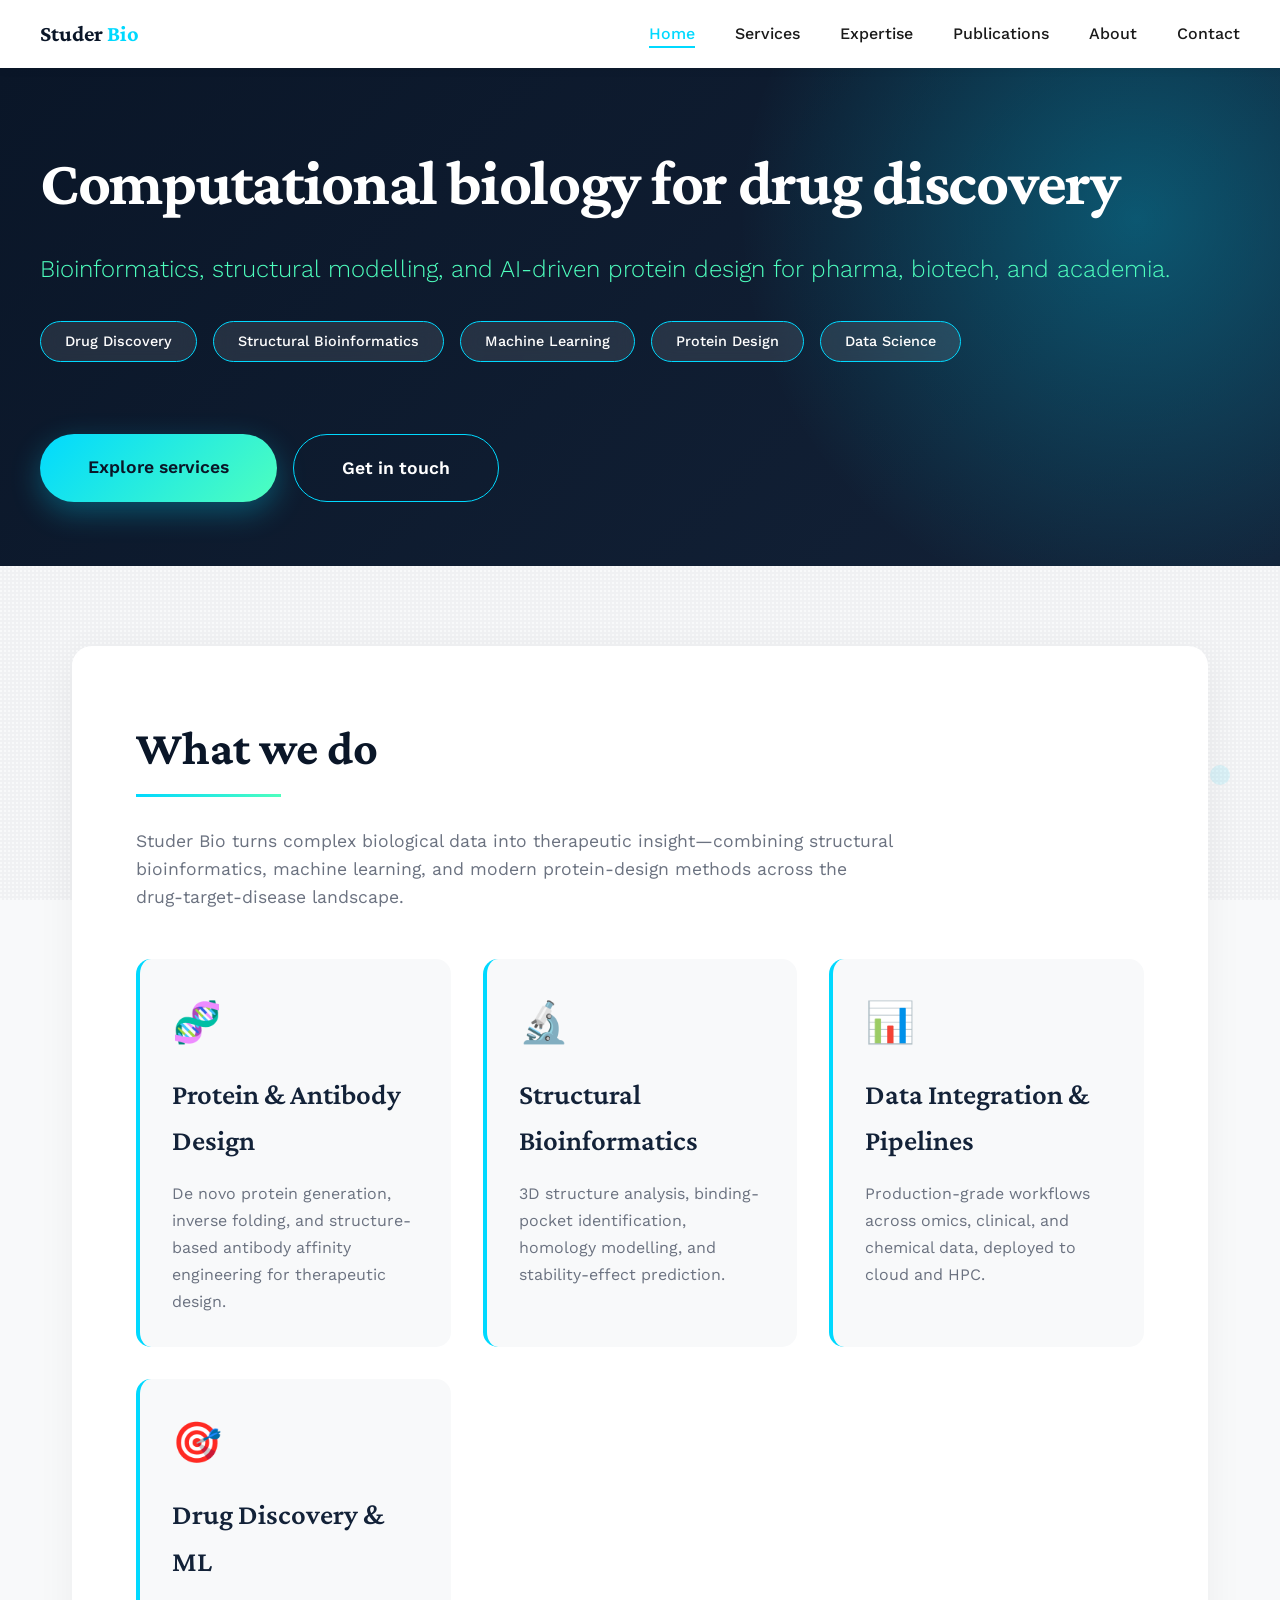
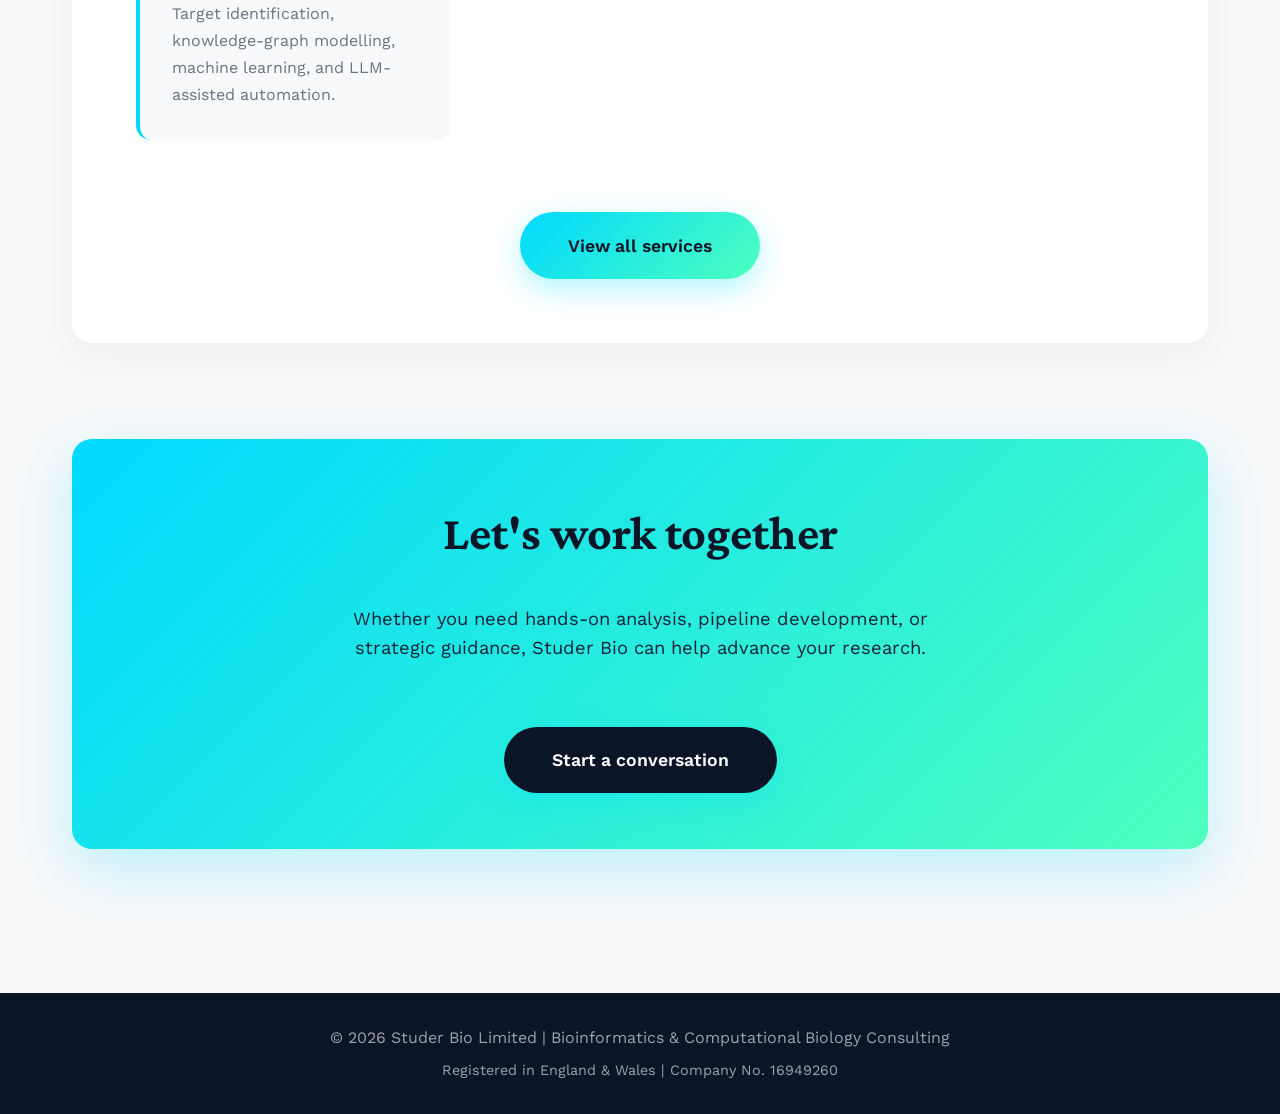
<file: index.html>
<!DOCTYPE html>
<html lang="en">
<head>
    <meta charset="UTF-8">
    <meta name="viewport" content="width=device-width, initial-scale=1.0">
    <title>Studer Bio Limited | Bioinformatics & Computational Biology Consulting</title>
    <link href="https://fonts.googleapis.com/css2?family=Crimson+Pro:wght@400;600;700&family=Work+Sans:wght@300;400;500;600&display=swap" rel="stylesheet">
    <link rel="stylesheet" href="styles.css">
</head>
<body>
    <div class="bg-pattern"></div>

    <nav>
        <div class="nav-inner">
            <a href="index.html" class="nav-brand">Studer <span>Bio</span></a>
            <ul>
                <li><a href="index.html" class="active">Home</a></li>
                <li><a href="services.html">Services</a></li>
                <li><a href="expertise.html">Expertise</a></li>
                <li><a href="publications.html">Publications</a></li>
                <li><a href="about.html">About</a></li>
                <li><a href="contact.html">Contact</a></li>
            </ul>
        </div>
    </nav>

    <header id="top">
        <div class="header-content">
            <h1>Computational biology for drug discovery</h1>
            <p class="tagline">Bioinformatics, structural modelling, and AI-driven protein design for pharma, biotech, and academia.</p>
            <div class="domains">
                <span class="domain-tag">Drug Discovery</span>
                <span class="domain-tag">Structural Bioinformatics</span>
                <span class="domain-tag">Machine Learning</span>
                <span class="domain-tag">Protein Design</span>
                <span class="domain-tag">Data Science</span>
            </div>
            <div class="hero-actions">
                <a href="services.html" class="contact-button">Explore services</a>
                <a href="contact.html" class="contact-button btn-secondary">Get in touch</a>
            </div>
        </div>
    </header>

    <main>
        <section class="panel">
            <h2>What we do</h2>
            <p class="panel-intro">Studer Bio turns complex biological data into therapeutic insight—combining structural bioinformatics, machine learning, and modern protein-design methods across the drug-target-disease landscape.</p>
            <div class="services-grid">
                <div class="service-card">
                    <div class="service-icon">🧬</div>
                    <h3>Protein &amp; Antibody Design</h3>
                    <p>De novo protein generation, inverse folding, and structure-based antibody affinity engineering for therapeutic design.</p>
                </div>
                <div class="service-card">
                    <div class="service-icon">🔬</div>
                    <h3>Structural Bioinformatics</h3>
                    <p>3D structure analysis, binding-pocket identification, homology modelling, and stability-effect prediction.</p>
                </div>
                <div class="service-card">
                    <div class="service-icon">📊</div>
                    <h3>Data Integration &amp; Pipelines</h3>
                    <p>Production-grade workflows across omics, clinical, and chemical data, deployed to cloud and HPC.</p>
                </div>
                <div class="service-card">
                    <div class="service-icon">🎯</div>
                    <h3>Drug Discovery &amp; ML</h3>
                    <p>Target identification, knowledge-graph modelling, machine learning, and LLM-assisted automation.</p>
                </div>
            </div>
            <div style="text-align: center; margin-top: 2.5rem;">
                <a href="services.html" class="contact-button">View all services</a>
            </div>
        </section>

        <section class="cta">
            <h2>Let's work together</h2>
            <p>Whether you need hands-on analysis, pipeline development, or strategic guidance, Studer Bio can help advance your research.</p>
            <a href="contact.html" class="contact-button">Start a conversation</a>
        </section>
    </main>

    <footer>
        <p>&copy; 2026 Studer Bio Limited | Bioinformatics &amp; Computational Biology Consulting</p>
        <p style="margin-top: 0.5rem; font-size: 0.9rem;">Registered in England &amp; Wales | Company No. 16949260</p>
    </footer>

    <div class="molecule">
        <div class="molecule-circle"></div>
        <div class="molecule-circle"></div>
        <div class="molecule-circle"></div>
        <div class="molecule-circle"></div>
        <div class="molecule-circle"></div>
    </div>
</body>
</html>
</file>
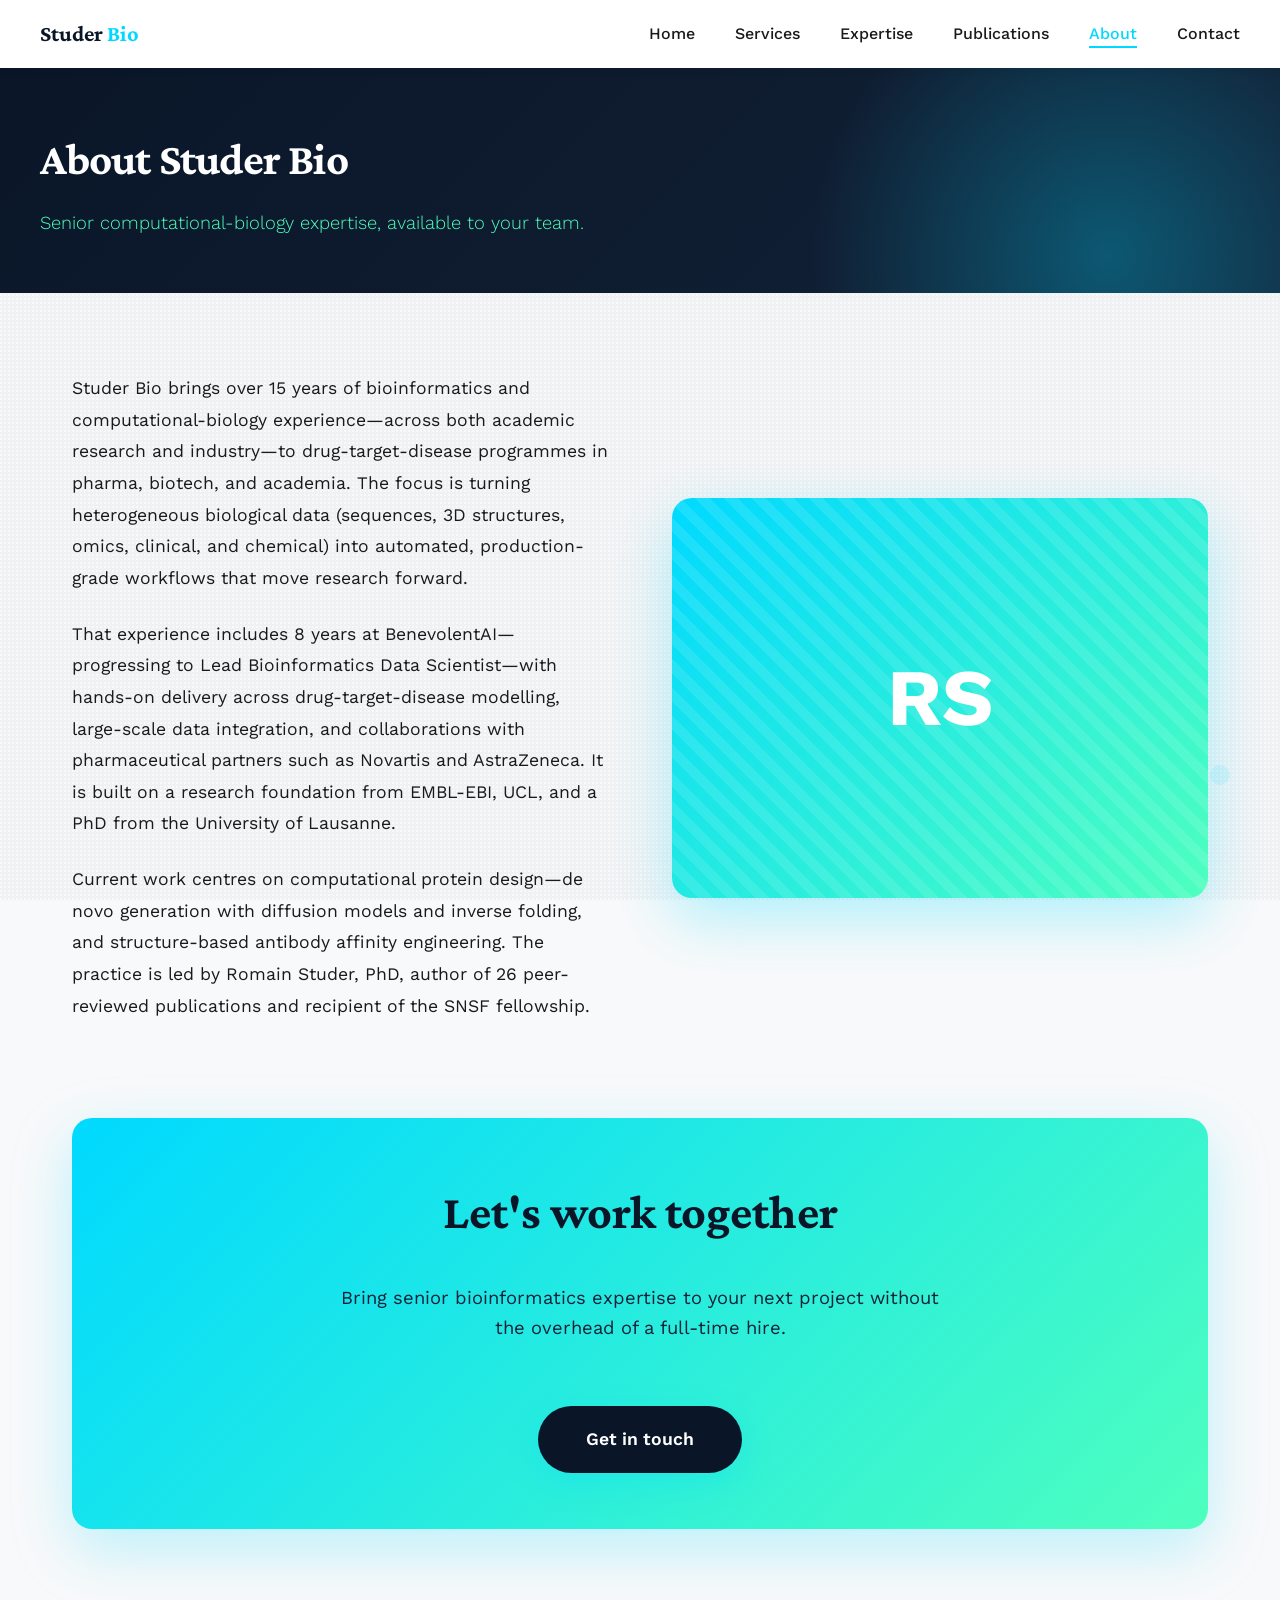
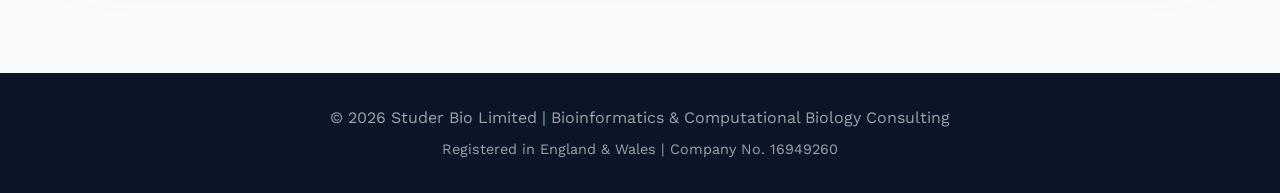
<file: about.html>
<!DOCTYPE html>
<html lang="en">
<head>
    <meta charset="UTF-8">
    <meta name="viewport" content="width=device-width, initial-scale=1.0">
    <title>About | Studer Bio Limited</title>
    <link href="https://fonts.googleapis.com/css2?family=Crimson+Pro:wght@400;600;700&family=Work+Sans:wght@300;400;500;600&display=swap" rel="stylesheet">
    <link rel="stylesheet" href="styles.css">
</head>
<body>
    <div class="bg-pattern"></div>

    <nav>
        <div class="nav-inner">
            <a href="index.html" class="nav-brand">Studer <span>Bio</span></a>
            <ul>
                <li><a href="index.html">Home</a></li>
                <li><a href="services.html">Services</a></li>
                <li><a href="expertise.html">Expertise</a></li>
                <li><a href="publications.html">Publications</a></li>
                <li><a href="about.html" class="active">About</a></li>
                <li><a href="contact.html">Contact</a></li>
            </ul>
        </div>
    </nav>

    <div class="page-hero">
        <div class="page-hero-content">
            <h1>About Studer Bio</h1>
            <p>Senior computational-biology expertise, available to your team.</p>
        </div>
    </div>

    <main>
        <section id="about">
            <div class="about-text">
                <p style="margin-top: 0;">
                    Studer Bio brings over 15 years of bioinformatics and computational-biology experience—across both academic research and industry—to drug-target-disease programmes in pharma, biotech, and academia. The focus is turning heterogeneous biological data (sequences, 3D structures, omics, clinical, and chemical) into automated, production-grade workflows that move research forward.
                </p>
                <p style="margin-top: 1.5rem;">
                    That experience includes 8 years at BenevolentAI—progressing to Lead Bioinformatics Data Scientist—with hands-on delivery across drug-target-disease modelling, large-scale data integration, and collaborations with pharmaceutical partners such as Novartis and AstraZeneca. It is built on a research foundation from EMBL-EBI, UCL, and a PhD from the University of Lausanne.
                </p>
                <p style="margin-top: 1.5rem;">
                    Current work centres on computational protein design—de novo generation with diffusion models and inverse folding, and structure-based antibody affinity engineering. The practice is led by Romain Studer, PhD, author of 26 peer-reviewed publications and recipient of the SNSF fellowship.
                </p>
            </div>
            <div class="about-image">
                <span style="position: relative; z-index: 1;">RS</span>
            </div>
        </section>

        <section class="cta">
            <h2>Let's work together</h2>
            <p>Bring senior bioinformatics expertise to your next project without the overhead of a full-time hire.</p>
            <a href="contact.html" class="contact-button">Get in touch</a>
        </section>
    </main>

    <footer>
        <p>&copy; 2026 Studer Bio Limited | Bioinformatics &amp; Computational Biology Consulting</p>
        <p style="margin-top: 0.5rem; font-size: 0.9rem;">Registered in England &amp; Wales | Company No. 16949260</p>
    </footer>

    <div class="molecule">
        <div class="molecule-circle"></div>
        <div class="molecule-circle"></div>
        <div class="molecule-circle"></div>
        <div class="molecule-circle"></div>
        <div class="molecule-circle"></div>
    </div>
</body>
</html>
</file>
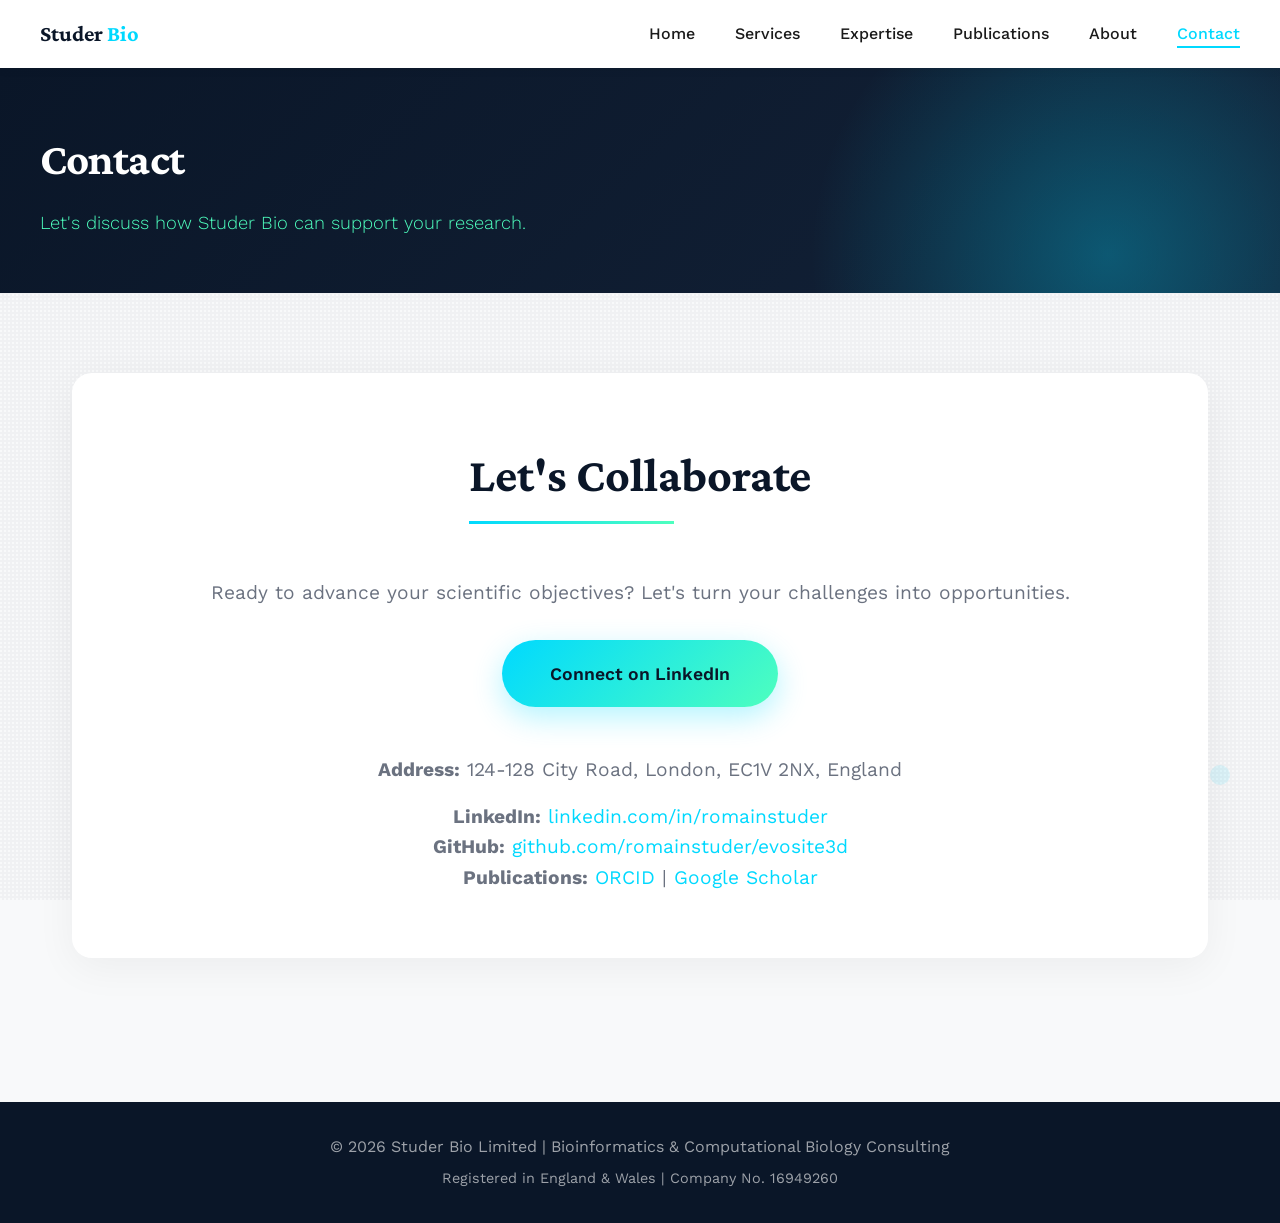
<file: contact.html>
<!DOCTYPE html>
<html lang="en">
<head>
    <meta charset="UTF-8">
    <meta name="viewport" content="width=device-width, initial-scale=1.0">
    <title>Contact | Studer Bio Limited</title>
    <link href="https://fonts.googleapis.com/css2?family=Crimson+Pro:wght@400;600;700&family=Work+Sans:wght@300;400;500;600&display=swap" rel="stylesheet">
    <link rel="stylesheet" href="styles.css">
</head>
<body>
    <div class="bg-pattern"></div>

    <nav>
        <div class="nav-inner">
            <a href="index.html" class="nav-brand">Studer <span>Bio</span></a>
            <ul>
                <li><a href="index.html">Home</a></li>
                <li><a href="services.html">Services</a></li>
                <li><a href="expertise.html">Expertise</a></li>
                <li><a href="publications.html">Publications</a></li>
                <li><a href="about.html">About</a></li>
                <li><a href="contact.html" class="active">Contact</a></li>
            </ul>
        </div>
    </nav>

    <div class="page-hero">
        <div class="page-hero-content">
            <h1>Contact</h1>
            <p>Let's discuss how Studer Bio can support your research.</p>
        </div>
    </div>

    <main>
        <section id="contact">
            <h2>Let's Collaborate</h2>
            <p class="contact-info">
                Ready to advance your scientific objectives? Let's turn your challenges into opportunities.
            </p>
            <a href="https://www.linkedin.com/in/romainstuder" class="contact-button">Connect on LinkedIn</a>
            <div class="contact-info" style="margin-top: 3rem;">
                <p><strong>Address:</strong> 124-128 City Road, London, EC1V 2NX, England</p>
                <p style="margin-top: 1rem;"><strong>LinkedIn:</strong> <a href="https://www.linkedin.com/in/romainstuder" style="color: var(--cyan); text-decoration: none;">linkedin.com/in/romainstuder</a></p>
                <p><strong>GitHub:</strong> <a href="https://github.com/romainstuder/evosite3d" style="color: var(--cyan); text-decoration: none;">github.com/romainstuder/evosite3d</a></p>
                <p><strong>Publications:</strong> <a href="https://orcid.org/0000-0003-0687-9848" style="color: var(--cyan); text-decoration: none;">ORCID</a> | <a href="https://scholar.google.com/citations?hl=en&user=i7Z0wHgAAAAJ" style="color: var(--cyan); text-decoration: none;">Google Scholar</a></p>
            </div>
        </section>
    </main>

    <footer>
        <p>&copy; 2026 Studer Bio Limited | Bioinformatics &amp; Computational Biology Consulting</p>
        <p style="margin-top: 0.5rem; font-size: 0.9rem;">Registered in England &amp; Wales | Company No. 16949260</p>
    </footer>

    <div class="molecule">
        <div class="molecule-circle"></div>
        <div class="molecule-circle"></div>
        <div class="molecule-circle"></div>
        <div class="molecule-circle"></div>
        <div class="molecule-circle"></div>
    </div>
</body>
</html>
</file>
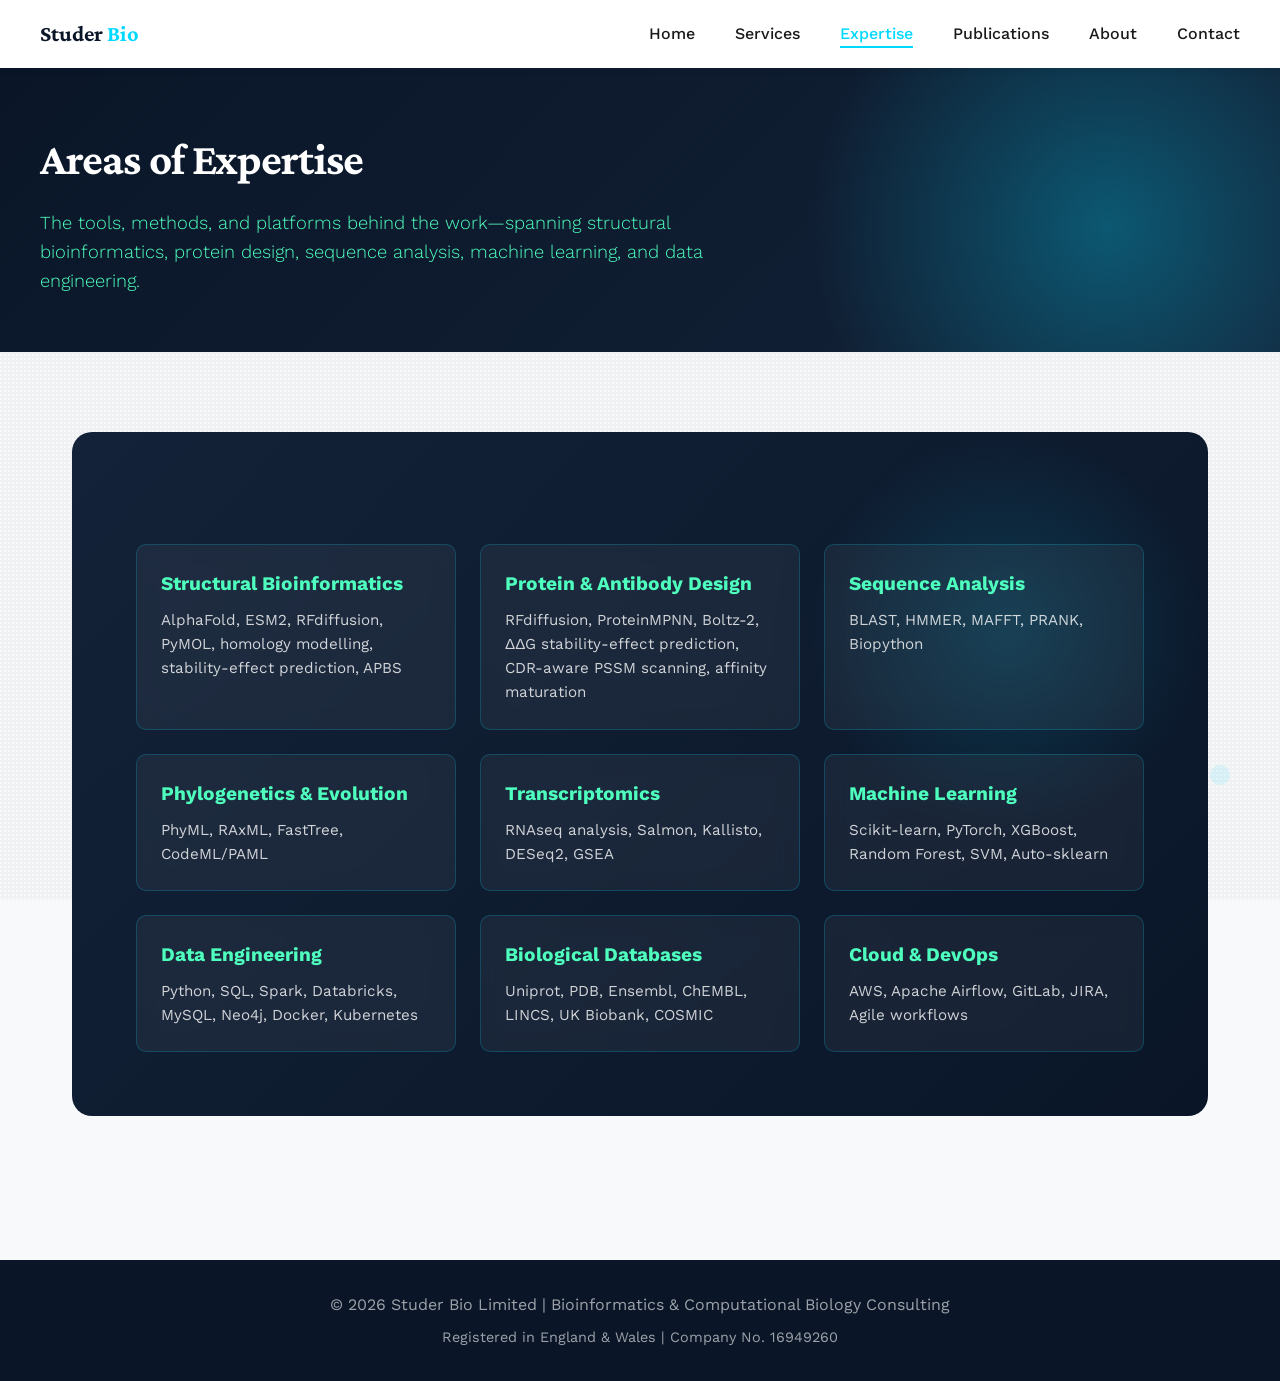
<file: expertise.html>
<!DOCTYPE html>
<html lang="en">
<head>
    <meta charset="UTF-8">
    <meta name="viewport" content="width=device-width, initial-scale=1.0">
    <title>Expertise | Studer Bio Limited</title>
    <link href="https://fonts.googleapis.com/css2?family=Crimson+Pro:wght@400;600;700&family=Work+Sans:wght@300;400;500;600&display=swap" rel="stylesheet">
    <link rel="stylesheet" href="styles.css">
</head>
<body>
    <div class="bg-pattern"></div>

    <nav>
        <div class="nav-inner">
            <a href="index.html" class="nav-brand">Studer <span>Bio</span></a>
            <ul>
                <li><a href="index.html">Home</a></li>
                <li><a href="services.html">Services</a></li>
                <li><a href="expertise.html" class="active">Expertise</a></li>
                <li><a href="publications.html">Publications</a></li>
                <li><a href="about.html">About</a></li>
                <li><a href="contact.html">Contact</a></li>
            </ul>
        </div>
    </nav>

    <div class="page-hero">
        <div class="page-hero-content">
            <h1>Areas of Expertise</h1>
            <p>The tools, methods, and platforms behind the work—spanning structural bioinformatics, protein design, sequence analysis, machine learning, and data engineering.</p>
        </div>
    </div>

    <main>
        <section id="expertise">
            <div class="expertise-content">
                <div class="expertise-list">
                    <div class="expertise-item">
                        <h4>Structural Bioinformatics</h4>
                        <p>AlphaFold, ESM2, RFdiffusion, PyMOL, homology modelling, stability-effect prediction, APBS</p>
                    </div>
                    <div class="expertise-item">
                        <h4>Protein &amp; Antibody Design</h4>
                        <p>RFdiffusion, ProteinMPNN, Boltz-2, ΔΔG stability-effect prediction, CDR-aware PSSM scanning, affinity maturation</p>
                    </div>
                    <div class="expertise-item">
                        <h4>Sequence Analysis</h4>
                        <p>BLAST, HMMER, MAFFT, PRANK, Biopython</p>
                    </div>
                    <div class="expertise-item">
                        <h4>Phylogenetics &amp; Evolution</h4>
                        <p>PhyML, RAxML, FastTree, CodeML/PAML</p>
                    </div>
                    <div class="expertise-item">
                        <h4>Transcriptomics</h4>
                        <p>RNAseq analysis, Salmon, Kallisto, DESeq2, GSEA</p>
                    </div>
                    <div class="expertise-item">
                        <h4>Machine Learning</h4>
                        <p>Scikit-learn, PyTorch, XGBoost, Random Forest, SVM, Auto-sklearn</p>
                    </div>
                    <div class="expertise-item">
                        <h4>Data Engineering</h4>
                        <p>Python, SQL, Spark, Databricks, MySQL, Neo4j, Docker, Kubernetes</p>
                    </div>
                    <div class="expertise-item">
                        <h4>Biological Databases</h4>
                        <p>Uniprot, PDB, Ensembl, ChEMBL, LINCS, UK Biobank, COSMIC</p>
                    </div>
                    <div class="expertise-item">
                        <h4>Cloud &amp; DevOps</h4>
                        <p>AWS, Apache Airflow, GitLab, JIRA, Agile workflows</p>
                    </div>
                </div>
            </div>
        </section>
    </main>

    <footer>
        <p>&copy; 2026 Studer Bio Limited | Bioinformatics &amp; Computational Biology Consulting</p>
        <p style="margin-top: 0.5rem; font-size: 0.9rem;">Registered in England &amp; Wales | Company No. 16949260</p>
    </footer>

    <div class="molecule">
        <div class="molecule-circle"></div>
        <div class="molecule-circle"></div>
        <div class="molecule-circle"></div>
        <div class="molecule-circle"></div>
        <div class="molecule-circle"></div>
    </div>
</body>
</html>
</file>
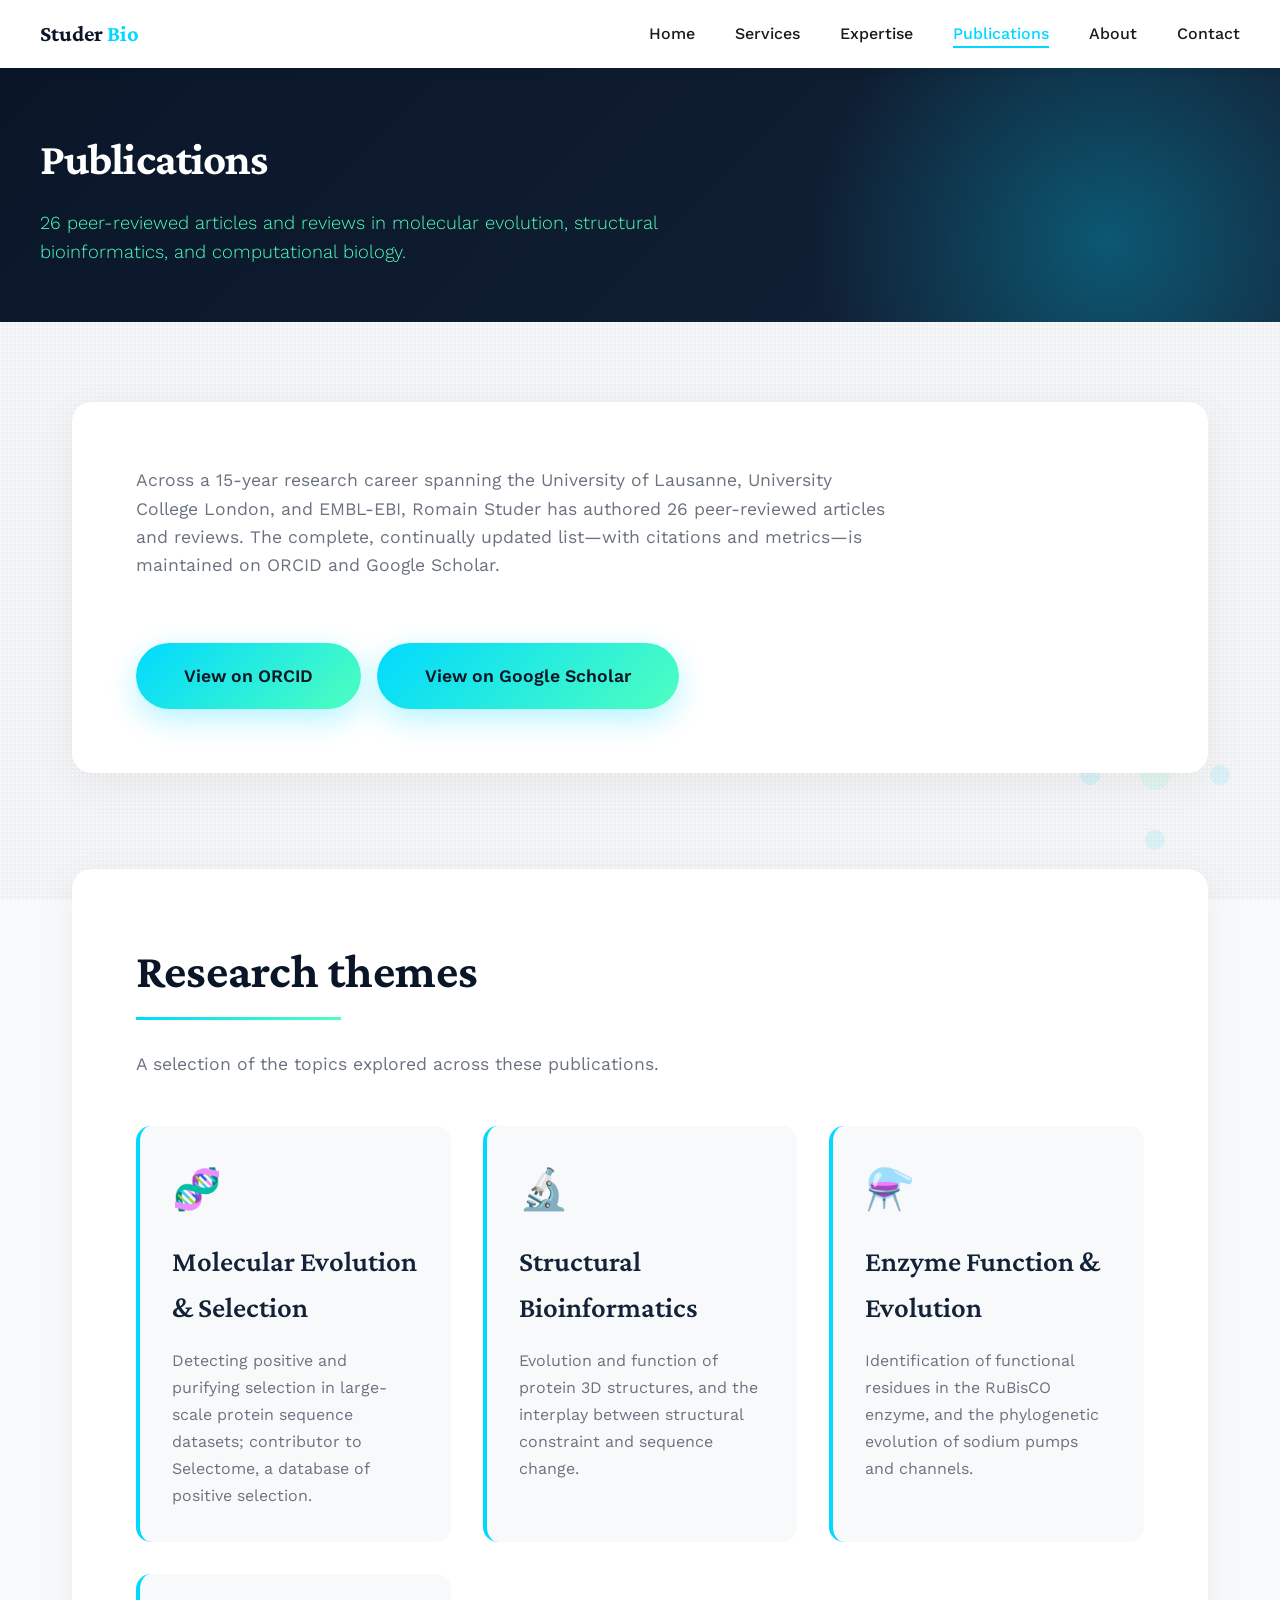
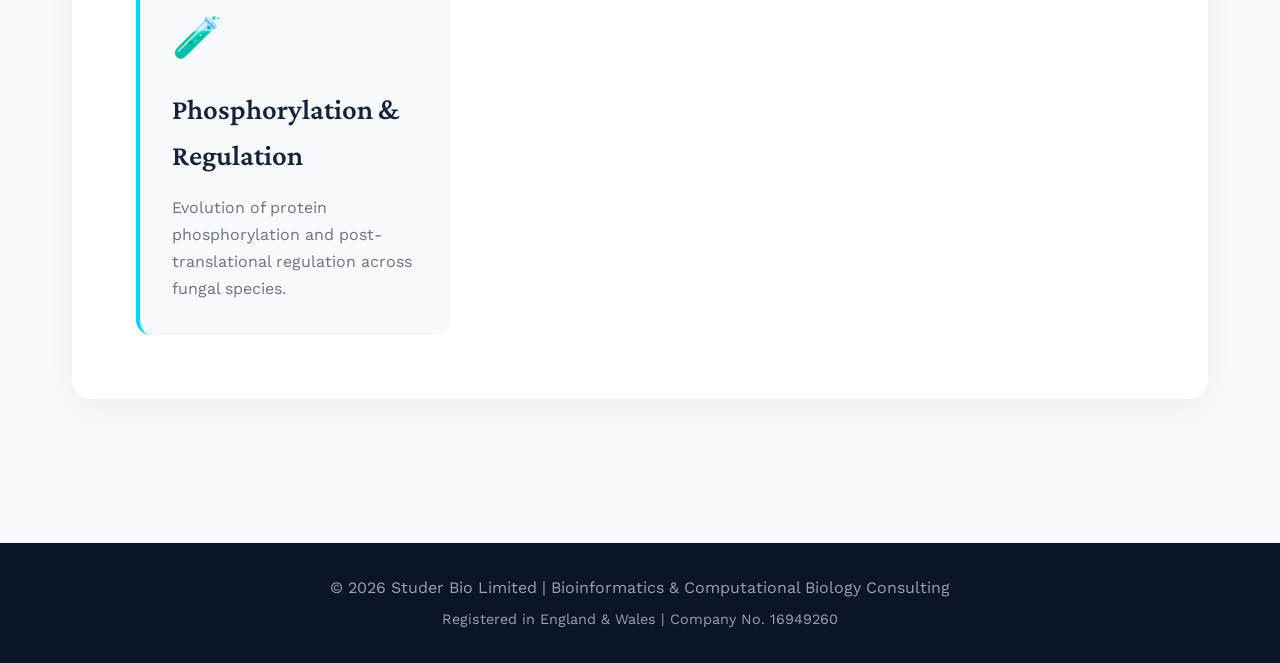
<file: publications.html>
<!DOCTYPE html>
<html lang="en">
<head>
    <meta charset="UTF-8">
    <meta name="viewport" content="width=device-width, initial-scale=1.0">
    <title>Publications | Studer Bio Limited</title>
    <link href="https://fonts.googleapis.com/css2?family=Crimson+Pro:wght@400;600;700&family=Work+Sans:wght@300;400;500;600&display=swap" rel="stylesheet">
    <link rel="stylesheet" href="styles.css">
</head>
<body>
    <div class="bg-pattern"></div>

    <nav>
        <div class="nav-inner">
            <a href="index.html" class="nav-brand">Studer <span>Bio</span></a>
            <ul>
                <li><a href="index.html">Home</a></li>
                <li><a href="services.html">Services</a></li>
                <li><a href="expertise.html">Expertise</a></li>
                <li><a href="publications.html" class="active">Publications</a></li>
                <li><a href="about.html">About</a></li>
                <li><a href="contact.html">Contact</a></li>
            </ul>
        </div>
    </nav>

    <div class="page-hero">
        <div class="page-hero-content">
            <h1>Publications</h1>
            <p>26 peer-reviewed articles and reviews in molecular evolution, structural bioinformatics, and computational biology.</p>
        </div>
    </div>

    <main>
        <section class="panel">
            <p class="panel-intro" style="margin-top: 0;">Across a 15-year research career spanning the University of Lausanne, University College London, and EMBL-EBI, Romain Studer has authored 26 peer-reviewed articles and reviews. The complete, continually updated list—with citations and metrics—is maintained on ORCID and Google Scholar.</p>
            <div style="display: flex; flex-wrap: wrap; gap: 1rem; margin-top: 2rem;">
                <a href="https://orcid.org/0000-0003-0687-9848" class="contact-button">View on ORCID</a>
                <a href="https://scholar.google.com/citations?hl=en&user=i7Z0wHgAAAAJ&view_op=list_works&sortby=pubdate" class="contact-button">View on Google Scholar</a>
            </div>
        </section>

        <section class="panel">
            <h2>Research themes</h2>
            <p class="panel-intro">A selection of the topics explored across these publications.</p>
            <div class="services-grid">
                <div class="service-card">
                    <div class="service-icon">🧬</div>
                    <h3>Molecular Evolution &amp; Selection</h3>
                    <p>Detecting positive and purifying selection in large-scale protein sequence datasets; contributor to Selectome, a database of positive selection.</p>
                </div>
                <div class="service-card">
                    <div class="service-icon">🔬</div>
                    <h3>Structural Bioinformatics</h3>
                    <p>Evolution and function of protein 3D structures, and the interplay between structural constraint and sequence change.</p>
                </div>
                <div class="service-card">
                    <div class="service-icon">⚗️</div>
                    <h3>Enzyme Function &amp; Evolution</h3>
                    <p>Identification of functional residues in the RuBisCO enzyme, and the phylogenetic evolution of sodium pumps and channels.</p>
                </div>
                <div class="service-card">
                    <div class="service-icon">🧪</div>
                    <h3>Phosphorylation &amp; Regulation</h3>
                    <p>Evolution of protein phosphorylation and post-translational regulation across fungal species.</p>
                </div>
            </div>
        </section>
    </main>

    <footer>
        <p>&copy; 2026 Studer Bio Limited | Bioinformatics &amp; Computational Biology Consulting</p>
        <p style="margin-top: 0.5rem; font-size: 0.9rem;">Registered in England &amp; Wales | Company No. 16949260</p>
    </footer>

    <div class="molecule">
        <div class="molecule-circle"></div>
        <div class="molecule-circle"></div>
        <div class="molecule-circle"></div>
        <div class="molecule-circle"></div>
        <div class="molecule-circle"></div>
    </div>
</body>
</html>
</file>
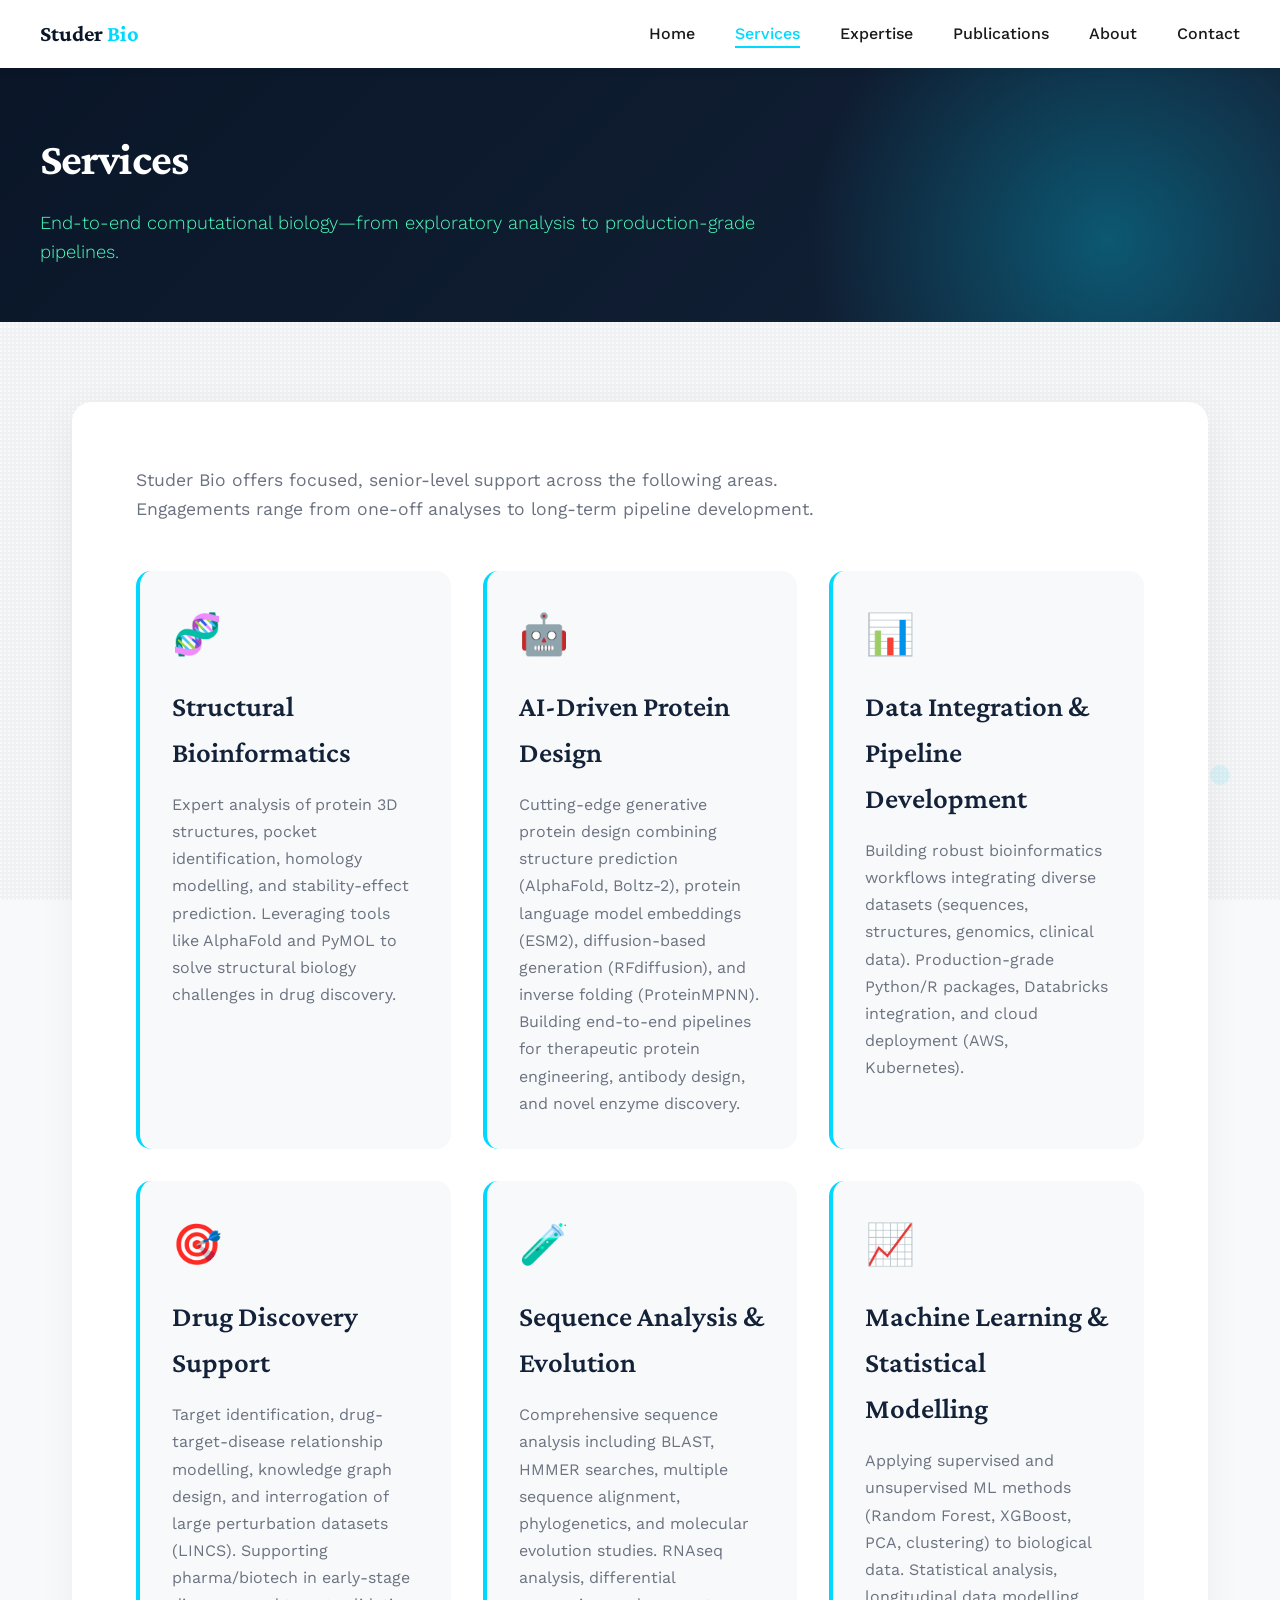
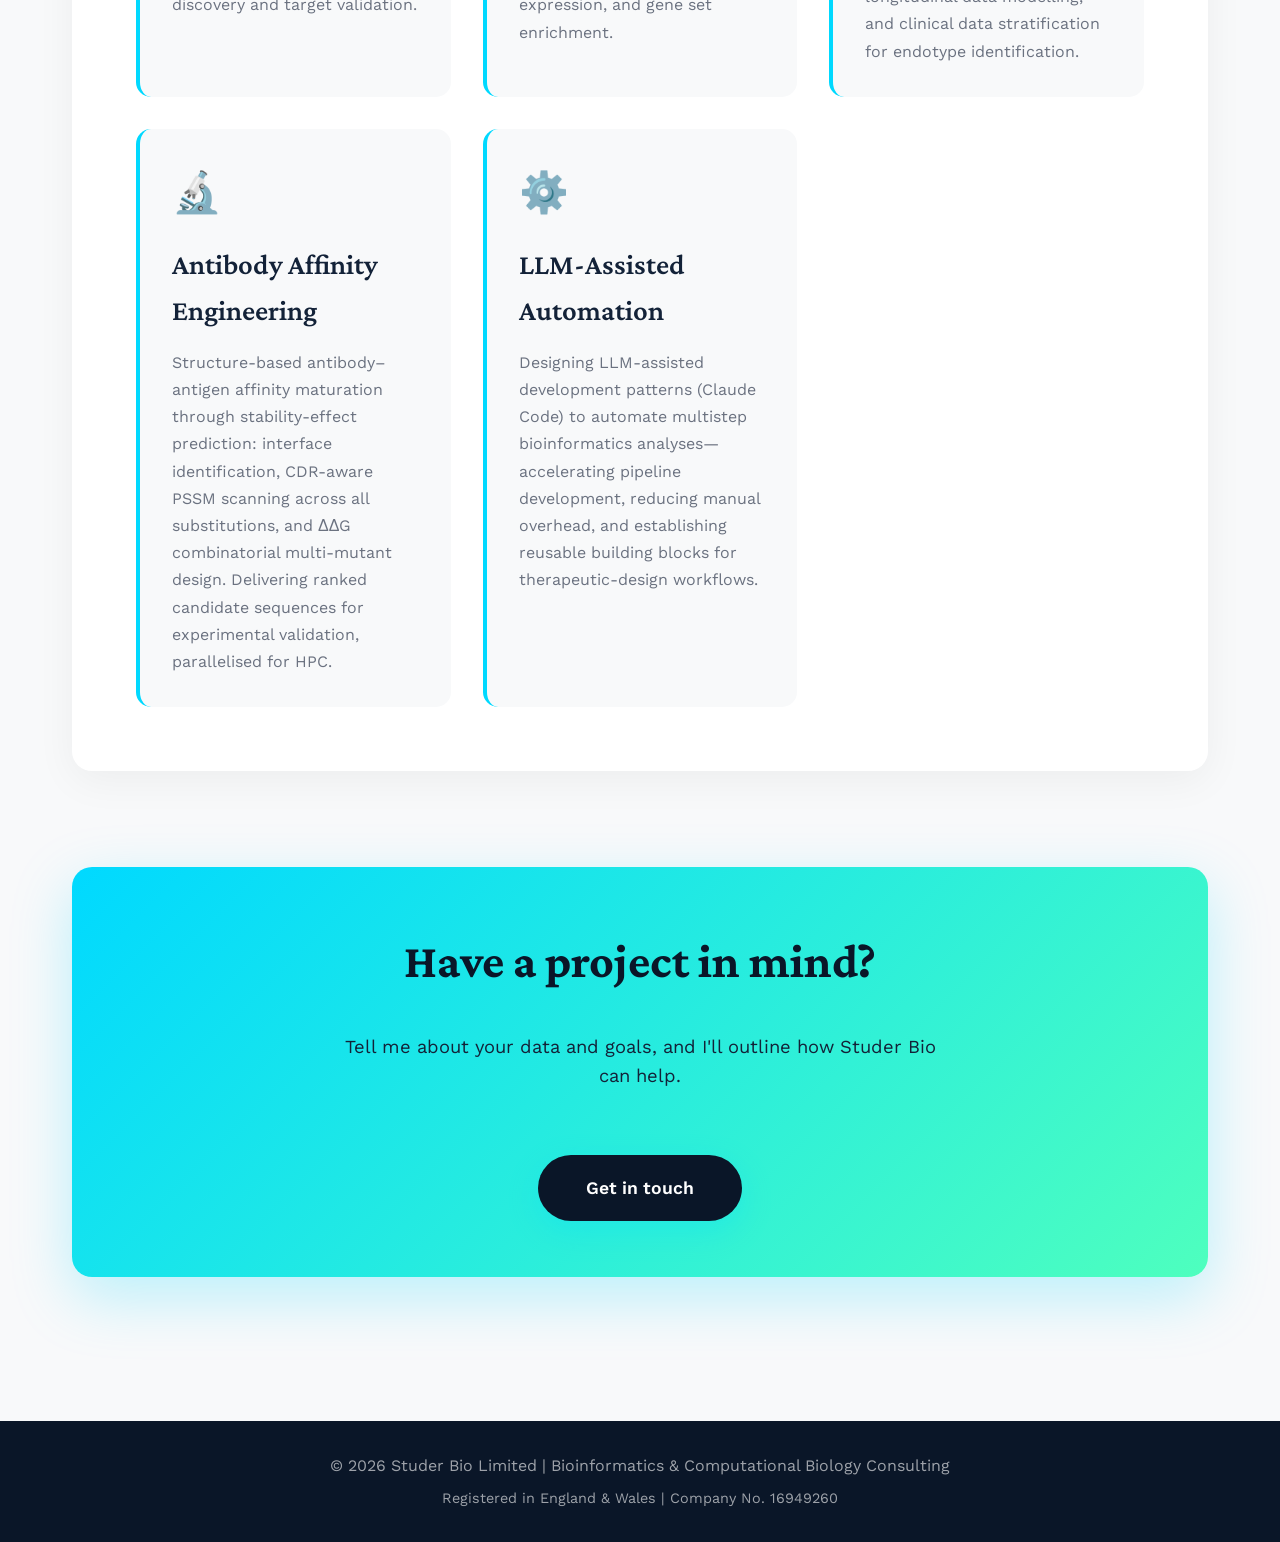
<file: services.html>
<!DOCTYPE html>
<html lang="en">
<head>
    <meta charset="UTF-8">
    <meta name="viewport" content="width=device-width, initial-scale=1.0">
    <title>Services | Studer Bio Limited</title>
    <link href="https://fonts.googleapis.com/css2?family=Crimson+Pro:wght@400;600;700&family=Work+Sans:wght@300;400;500;600&display=swap" rel="stylesheet">
    <link rel="stylesheet" href="styles.css">
</head>
<body>
    <div class="bg-pattern"></div>

    <nav>
        <div class="nav-inner">
            <a href="index.html" class="nav-brand">Studer <span>Bio</span></a>
            <ul>
                <li><a href="index.html">Home</a></li>
                <li><a href="services.html" class="active">Services</a></li>
                <li><a href="expertise.html">Expertise</a></li>
                <li><a href="publications.html">Publications</a></li>
                <li><a href="about.html">About</a></li>
                <li><a href="contact.html">Contact</a></li>
            </ul>
        </div>
    </nav>

    <div class="page-hero">
        <div class="page-hero-content">
            <h1>Services</h1>
            <p>End-to-end computational biology—from exploratory analysis to production-grade pipelines.</p>
        </div>
    </div>

    <main>
        <section id="services">
            <p class="panel-intro" style="margin-top: 0;">Studer Bio offers focused, senior-level support across the following areas. Engagements range from one-off analyses to long-term pipeline development.</p>
            <div class="services-grid">
                <div class="service-card">
                    <div class="service-icon">🧬</div>
                    <h3>Structural Bioinformatics</h3>
                    <p>Expert analysis of protein 3D structures, pocket identification, homology modelling, and stability-effect prediction. Leveraging tools like AlphaFold and PyMOL to solve structural biology challenges in drug discovery.</p>
                </div>
                <div class="service-card">
                    <div class="service-icon">🤖</div>
                    <h3>AI-Driven Protein Design</h3>
                    <p>Cutting-edge generative protein design combining structure prediction (AlphaFold, Boltz-2), protein language model embeddings (ESM2), diffusion-based generation (RFdiffusion), and inverse folding (ProteinMPNN). Building end-to-end pipelines for therapeutic protein engineering, antibody design, and novel enzyme discovery.</p>
                </div>
                <div class="service-card">
                    <div class="service-icon">📊</div>
                    <h3>Data Integration &amp; Pipeline Development</h3>
                    <p>Building robust bioinformatics workflows integrating diverse datasets (sequences, structures, genomics, clinical data). Production-grade Python/R packages, Databricks integration, and cloud deployment (AWS, Kubernetes).</p>
                </div>
                <div class="service-card">
                    <div class="service-icon">🎯</div>
                    <h3>Drug Discovery Support</h3>
                    <p>Target identification, drug-target-disease relationship modelling, knowledge graph design, and interrogation of large perturbation datasets (LINCS). Supporting pharma/biotech in early-stage discovery and target validation.</p>
                </div>
                <div class="service-card">
                    <div class="service-icon">🧪</div>
                    <h3>Sequence Analysis &amp; Evolution</h3>
                    <p>Comprehensive sequence analysis including BLAST, HMMER searches, multiple sequence alignment, phylogenetics, and molecular evolution studies. RNAseq analysis, differential expression, and gene set enrichment.</p>
                </div>
                <div class="service-card">
                    <div class="service-icon">📈</div>
                    <h3>Machine Learning &amp; Statistical Modelling</h3>
                    <p>Applying supervised and unsupervised ML methods (Random Forest, XGBoost, PCA, clustering) to biological data. Statistical analysis, longitudinal data modelling, and clinical data stratification for endotype identification.</p>
                </div>
                <div class="service-card">
                    <div class="service-icon">🔬</div>
                    <h3>Antibody Affinity Engineering</h3>
                    <p>Structure-based antibody–antigen affinity maturation through stability-effect prediction: interface identification, CDR-aware PSSM scanning across all substitutions, and ΔΔG combinatorial multi-mutant design. Delivering ranked candidate sequences for experimental validation, parallelised for HPC.</p>
                </div>
                <div class="service-card">
                    <div class="service-icon">⚙️</div>
                    <h3>LLM-Assisted Automation</h3>
                    <p>Designing LLM-assisted development patterns (Claude Code) to automate multistep bioinformatics analyses—accelerating pipeline development, reducing manual overhead, and establishing reusable building blocks for therapeutic-design workflows.</p>
                </div>
            </div>
        </section>

        <section class="cta">
            <h2>Have a project in mind?</h2>
            <p>Tell me about your data and goals, and I'll outline how Studer Bio can help.</p>
            <a href="contact.html" class="contact-button">Get in touch</a>
        </section>
    </main>

    <footer>
        <p>&copy; 2026 Studer Bio Limited | Bioinformatics &amp; Computational Biology Consulting</p>
        <p style="margin-top: 0.5rem; font-size: 0.9rem;">Registered in England &amp; Wales | Company No. 16949260</p>
    </footer>

    <div class="molecule">
        <div class="molecule-circle"></div>
        <div class="molecule-circle"></div>
        <div class="molecule-circle"></div>
        <div class="molecule-circle"></div>
        <div class="molecule-circle"></div>
    </div>
</body>
</html>
</file>
<file: styles.css>
:root {
    --deep-navy: #0a1628;
    --midnight: #132238;
    --slate: #2d3e52;
    --cyan: #00d9ff;
    --cyan-glow: rgba(0, 217, 255, 0.3);
    --mint: #4effbe;
    --off-white: #f8f9fa;
    --light-gray: #e3e8ed;
    --text-dark: #1a1a1a;
    --text-light: #6b7280;
}

* {
    margin: 0;
    padding: 0;
    box-sizing: border-box;
}

body {
    font-family: 'Work Sans', sans-serif;
    color: var(--text-dark);
    line-height: 1.6;
    overflow-x: hidden;
    background: var(--off-white);
}

/* Animated background pattern */
.bg-pattern {
    position: fixed;
    top: 0;
    left: 0;
    right: 0;
    bottom: 0;
    z-index: -1;
    opacity: 0.03;
    background-image: 
        repeating-linear-gradient(0deg, transparent, transparent 2px, var(--deep-navy) 2px, var(--deep-navy) 4px),
        repeating-linear-gradient(90deg, transparent, transparent 2px, var(--deep-navy) 2px, var(--deep-navy) 4px);
    background-size: 60px 60px;
}

/* Header/Hero */
header {
    background: linear-gradient(135deg, var(--deep-navy) 0%, var(--midnight) 100%);
    color: white;
    padding: 4rem 2rem;
    position: relative;
    overflow: hidden;
}

header::before {
    content: '';
    position: absolute;
    top: -50%;
    right: -20%;
    width: 800px;
    height: 800px;
    background: radial-gradient(circle, var(--cyan-glow) 0%, transparent 70%);
}

.header-content {
    max-width: 1200px;
    margin: 0 auto;
    position: relative;
    z-index: 1;
}

.header-content h1 {
    font-family: 'Crimson Pro', serif;
    font-size: 4rem;
    font-weight: 700;
    margin-bottom: 1rem;
    letter-spacing: -0.02em;
}

.header-content .tagline {
    font-size: 1.5rem;
    font-weight: 300;
    color: var(--mint);
    margin-bottom: 2rem;
}

.header-content .domains {
    display: flex;
    flex-wrap: wrap;
    gap: 1rem;
    margin-top: 2rem;
}

.domain-tag {
    padding: 0.5rem 1.5rem;
    background: rgba(255, 255, 255, 0.1);
    border: 1px solid var(--cyan);
    border-radius: 30px;
    font-size: 0.9rem;
    font-weight: 500;
    backdrop-filter: blur(10px);
}

/* Navigation */
nav {
    background: white;
    padding: 1rem 2rem;
    box-shadow: 0 2px 10px rgba(0, 0, 0, 0.05);
    position: sticky;
    top: 0;
    z-index: 100;
}

.nav-inner {
    max-width: 1200px;
    margin: 0 auto;
    display: flex;
    align-items: center;
    justify-content: space-between;
    gap: 2rem;
    flex-wrap: wrap;
}

.nav-brand {
    font-family: 'Crimson Pro', serif;
    font-size: 1.4rem;
    font-weight: 700;
    color: var(--deep-navy);
    text-decoration: none;
    white-space: nowrap;
}

.nav-brand span {
    color: var(--cyan);
}

nav ul {
    list-style: none;
    display: flex;
    gap: 2.5rem;
    flex-wrap: wrap;
}

nav a {
    text-decoration: none;
    color: var(--text-dark);
    font-weight: 500;
    font-size: 1rem;
    position: relative;
    transition: color 0.3s ease;
}

nav a::after {
    content: '';
    position: absolute;
    bottom: -5px;
    left: 0;
    width: 0;
    height: 2px;
    background: var(--cyan);
    transition: width 0.3s ease;
}

nav a:hover {
    color: var(--cyan);
}

nav a:hover::after {
    width: 100%;
}

nav a.active {
    color: var(--cyan);
}

nav a.active::after {
    width: 100%;
}

/* Main Content */
main {
    max-width: 1200px;
    margin: 0 auto;
    padding: 2rem;
}

section {
    margin: 6rem 0;
}

main > section:first-child {
    margin-top: 3rem;
}

main > section:last-child {
    margin-bottom: 3rem;
}

h2 {
    font-family: 'Crimson Pro', serif;
    font-size: 3rem;
    font-weight: 700;
    margin-bottom: 1rem;
    color: var(--deep-navy);
    position: relative;
    display: inline-block;
}

h2::after {
    content: '';
    position: absolute;
    bottom: -10px;
    left: 0;
    width: 60%;
    height: 3px;
    background: linear-gradient(90deg, var(--cyan), var(--mint));
}

h3 {
    font-family: 'Crimson Pro', serif;
    font-size: 1.8rem;
    font-weight: 600;
    margin-bottom: 0.5rem;
    color: var(--midnight);
}

/* About Section */
#about {
    display: grid;
    grid-template-columns: 1fr 1fr;
    gap: 4rem;
    align-items: center;
}

.about-text {
    font-size: 1.1rem;
    line-height: 1.8;
    color: var(--text-dark);
}

.about-image {
    background: linear-gradient(135deg, var(--cyan) 0%, var(--mint) 100%);
    height: 400px;
    border-radius: 20px;
    position: relative;
    overflow: hidden;
    display: flex;
    align-items: center;
    justify-content: center;
    font-size: 5rem;
    color: white;
    font-weight: 700;
    box-shadow: 0 20px 60px rgba(0, 217, 255, 0.3);
}

.about-image::before {
    content: '';
    position: absolute;
    top: -50%;
    left: -50%;
    width: 200%;
    height: 200%;
    background: repeating-linear-gradient(
        45deg,
        transparent,
        transparent 10px,
        rgba(255, 255, 255, 0.1) 10px,
        rgba(255, 255, 255, 0.1) 20px
    );
}

/* Services Section */
#services {
    background: white;
    padding: 4rem;
    border-radius: 20px;
    box-shadow: 0 10px 40px rgba(0, 0, 0, 0.05);
}

.services-grid {
    display: grid;
    grid-template-columns: repeat(auto-fit, minmax(300px, 1fr));
    gap: 2rem;
    margin-top: 3rem;
}

.service-card {
    padding: 2rem;
    background: var(--off-white);
    border-radius: 15px;
    border-left: 4px solid var(--cyan);
    position: relative;
    overflow: hidden;
}

.service-icon {
    font-size: 2.5rem;
    margin-bottom: 1rem;
}

.service-card h3 {
    margin-bottom: 1rem;
}

.service-card p {
    color: var(--text-light);
    line-height: 1.7;
}

/* Expertise Section */
#expertise {
    background: linear-gradient(135deg, var(--midnight) 0%, var(--deep-navy) 100%);
    color: white;
    padding: 4rem;
    border-radius: 20px;
    position: relative;
    overflow: hidden;
}

#expertise::before {
    content: '';
    position: absolute;
    top: 0;
    right: 0;
    width: 400px;
    height: 400px;
    background: radial-gradient(circle, var(--cyan-glow) 0%, transparent 70%);
    opacity: 0.5;
}

#expertise h2 {
    color: white;
}

#expertise h2::after {
    background: linear-gradient(90deg, var(--mint), var(--cyan));
}

.expertise-content {
    position: relative;
    z-index: 1;
}

.expertise-list {
    display: grid;
    grid-template-columns: repeat(auto-fit, minmax(250px, 1fr));
    gap: 1.5rem;
    margin-top: 3rem;
}

.expertise-item {
    padding: 1.5rem;
    background: rgba(255, 255, 255, 0.05);
    border-radius: 10px;
    border: 1px solid rgba(0, 217, 255, 0.2);
    backdrop-filter: blur(10px);
}

.expertise-item h4 {
    font-size: 1.2rem;
    margin-bottom: 0.5rem;
    color: var(--mint);
}

.expertise-item p {
    color: rgba(255, 255, 255, 0.8);
    font-size: 0.95rem;
}

/* Contact Section */
#contact {
    text-align: center;
    padding: 4rem 2rem;
    background: white;
    border-radius: 20px;
    box-shadow: 0 10px 40px rgba(0, 0, 0, 0.05);
}

#contact h2 {
    margin-bottom: 2rem;
}

.contact-info {
    font-size: 1.2rem;
    margin-top: 2rem;
    color: var(--text-light);
}

.contact-button {
    display: inline-block;
    margin-top: 2rem;
    padding: 1.2rem 3rem;
    background: linear-gradient(135deg, var(--cyan) 0%, var(--mint) 100%);
    color: var(--deep-navy);
    text-decoration: none;
    font-weight: 600;
    font-size: 1.1rem;
    border-radius: 50px;
    transition: all 0.3s ease;
    box-shadow: 0 10px 30px var(--cyan-glow);
}

.contact-button:hover {
    transform: translateY(-5px);
    box-shadow: 0 15px 40px var(--cyan-glow);
}

/* Footer */
footer {
    background: var(--deep-navy);
    color: white;
    text-align: center;
    padding: 2rem;
    margin-top: 4rem;
}

footer p {
    color: rgba(255, 255, 255, 0.6);
}

/* Inner-page header band */
.page-hero {
    background: linear-gradient(135deg, var(--deep-navy) 0%, var(--midnight) 100%);
    color: white;
    padding: 3.5rem 2rem;
    position: relative;
    overflow: hidden;
}

.page-hero::before {
    content: '';
    position: absolute;
    top: -50%;
    right: -10%;
    width: 600px;
    height: 600px;
    background: radial-gradient(circle, var(--cyan-glow) 0%, transparent 70%);
}

.page-hero-content {
    max-width: 1200px;
    margin: 0 auto;
    position: relative;
    z-index: 1;
}

.page-hero h1 {
    font-family: 'Crimson Pro', serif;
    font-size: 2.8rem;
    font-weight: 700;
    letter-spacing: -0.02em;
}

.page-hero p {
    font-size: 1.15rem;
    color: var(--mint);
    margin-top: 0.75rem;
    font-weight: 300;
    max-width: 720px;
}

/* Generic white content panel */
.panel {
    background: white;
    padding: 4rem;
    border-radius: 20px;
    box-shadow: 0 10px 40px rgba(0, 0, 0, 0.05);
}

.panel-intro {
    font-size: 1.1rem;
    color: var(--text-light);
    max-width: 760px;
    margin-top: 1.5rem;
}

/* Hero action buttons */
.hero-actions {
    display: flex;
    flex-wrap: wrap;
    gap: 1rem;
    margin-top: 2.5rem;
}

.btn-secondary {
    background: transparent;
    border: 1px solid var(--cyan);
    color: white;
    box-shadow: none;
}

/* Call-to-action band */
.cta {
    background: linear-gradient(135deg, var(--cyan) 0%, var(--mint) 100%);
    border-radius: 20px;
    padding: 3.5rem 2rem;
    text-align: center;
    color: var(--deep-navy);
    box-shadow: 0 20px 60px rgba(0, 217, 255, 0.25);
}

.cta h2 {
    color: var(--deep-navy);
}

.cta h2::after {
    display: none;
}

.cta p {
    font-size: 1.15rem;
    margin: 1rem auto 2rem;
    color: var(--midnight);
    max-width: 600px;
}

.cta .contact-button {
    background: var(--deep-navy);
    color: white;
}

/* Responsive */
@media (max-width: 768px) {
    .header-content h1 {
        font-size: 2.5rem;
    }

    .header-content .tagline {
        font-size: 1.2rem;
    }

    #about {
        grid-template-columns: 1fr;
    }

    h2 {
        font-size: 2rem;
    }

    nav ul {
        gap: 1.5rem;
        flex-wrap: wrap;
    }

    .services-grid {
        grid-template-columns: 1fr;
    }

    .page-hero h1 {
        font-size: 2rem;
    }

    .panel {
        padding: 2rem;
    }
}

/* Decorative molecular structure */
.molecule {
    position: fixed;
    bottom: 50px;
    right: 50px;
    width: 150px;
    height: 150px;
    opacity: 0.1;
    z-index: -1;
}

.molecule-circle {
    position: absolute;
    width: 20px;
    height: 20px;
    background: var(--cyan);
    border-radius: 50%;
}

.molecule-circle:nth-child(1) { top: 0; left: 50%; transform: translateX(-50%); }
.molecule-circle:nth-child(2) { bottom: 0; left: 50%; transform: translateX(-50%); }
.molecule-circle:nth-child(3) { top: 50%; left: 0; transform: translateY(-50%); }
.molecule-circle:nth-child(4) { top: 50%; right: 0; transform: translateY(-50%); }
.molecule-circle:nth-child(5) { top: 50%; left: 50%; transform: translate(-50%, -50%); width: 30px; height: 30px; background: var(--mint); }
</file>
